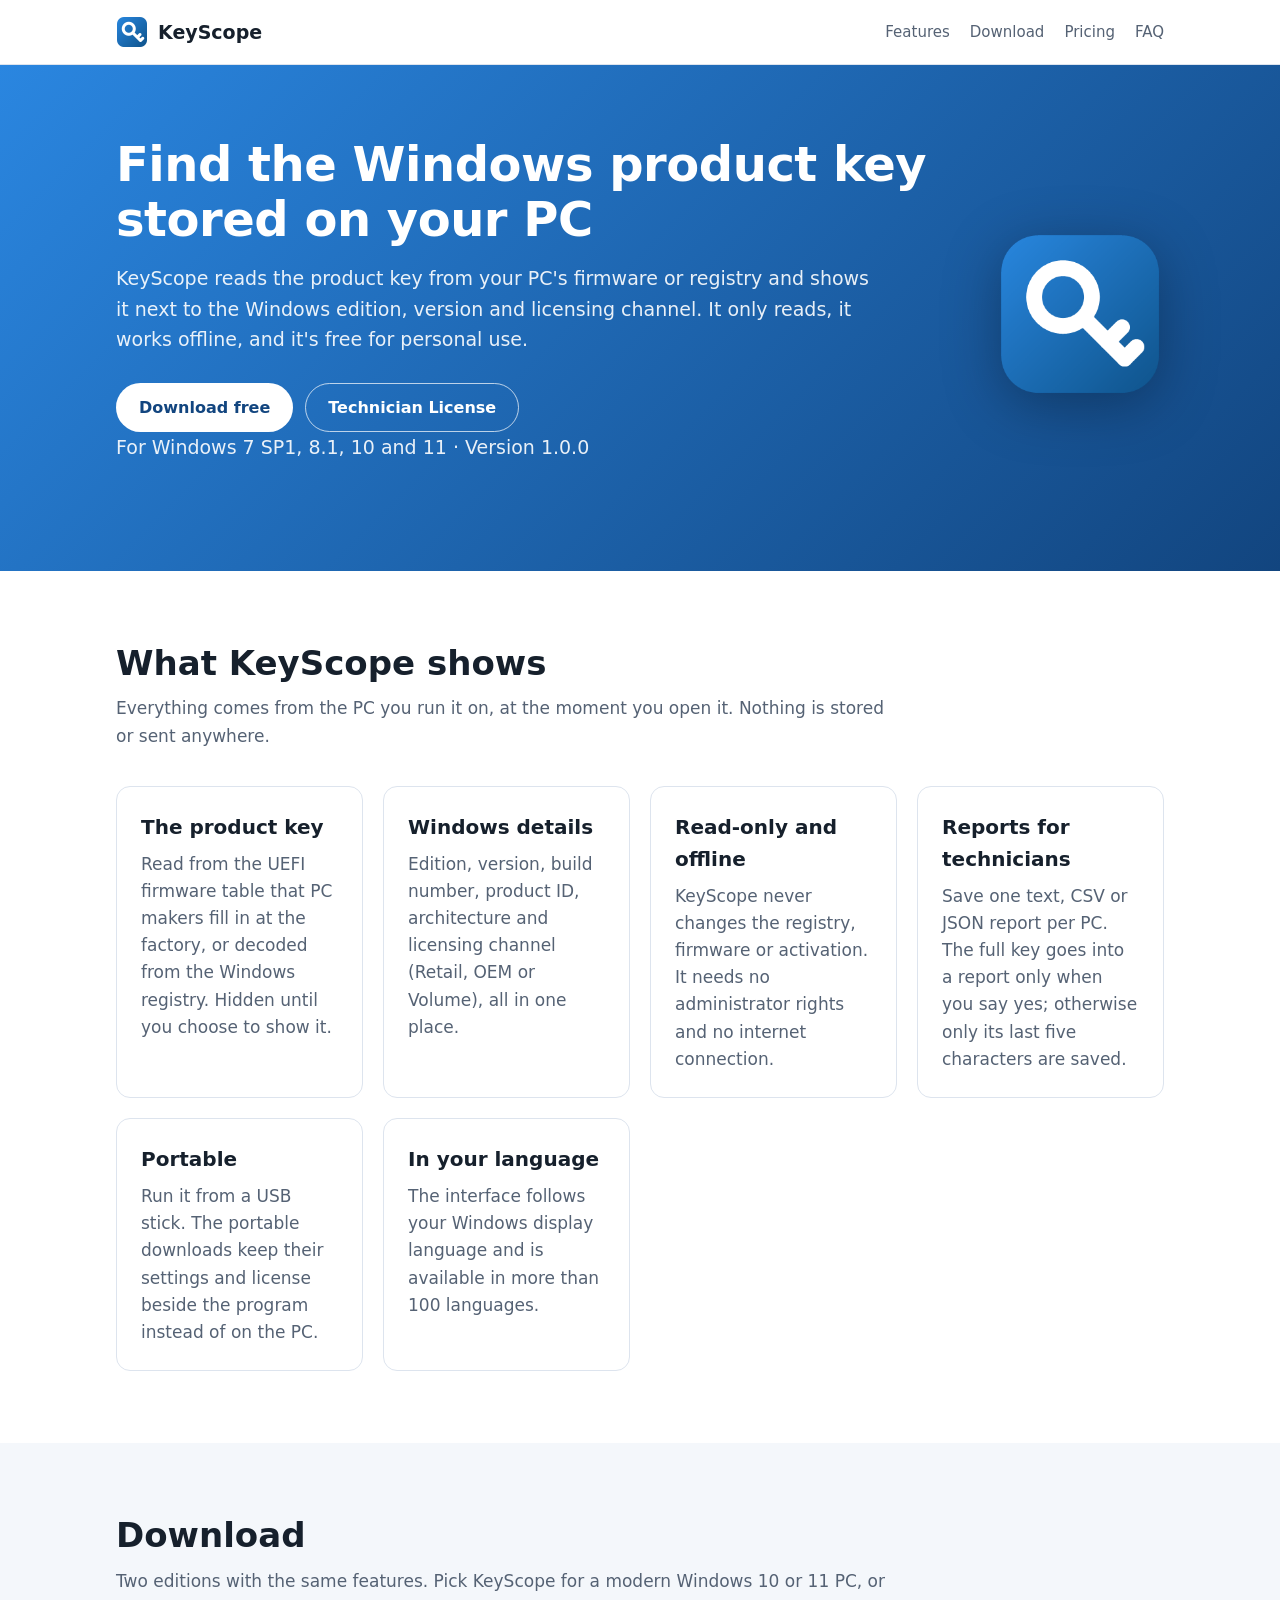
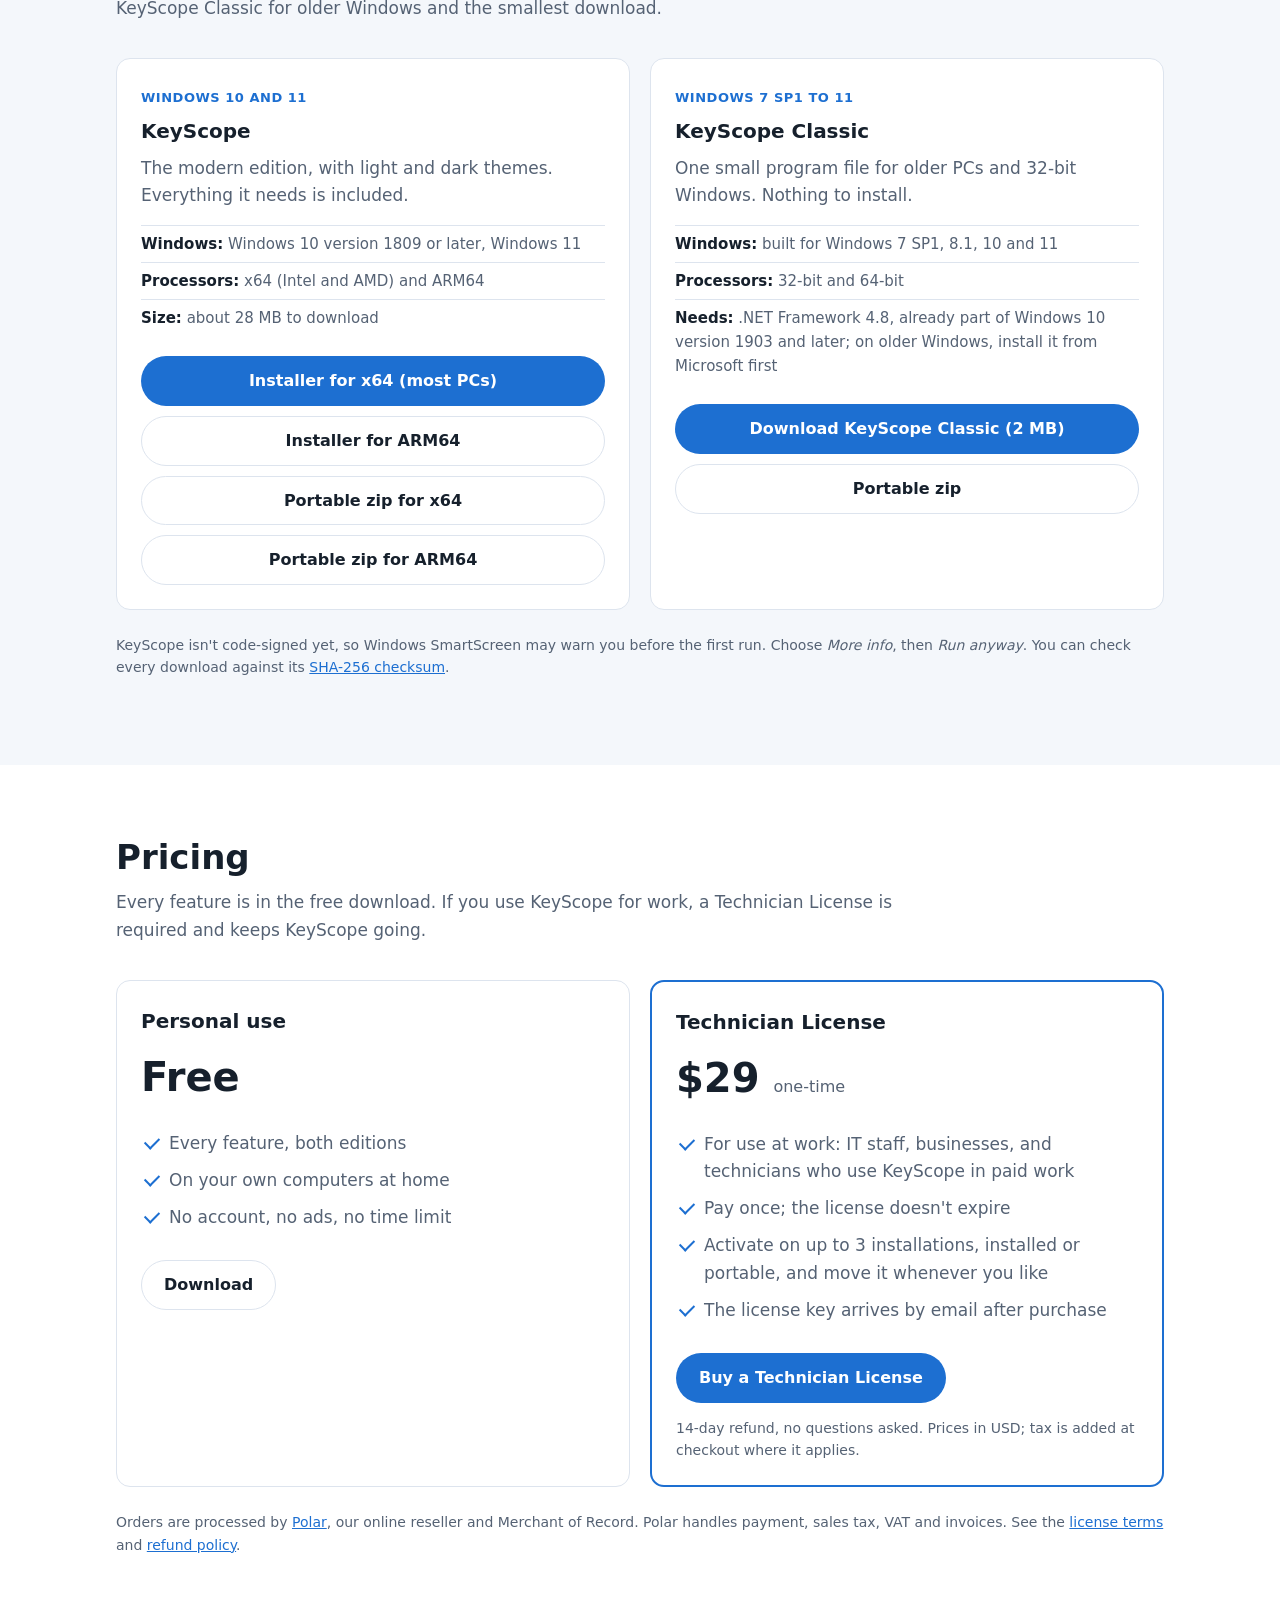
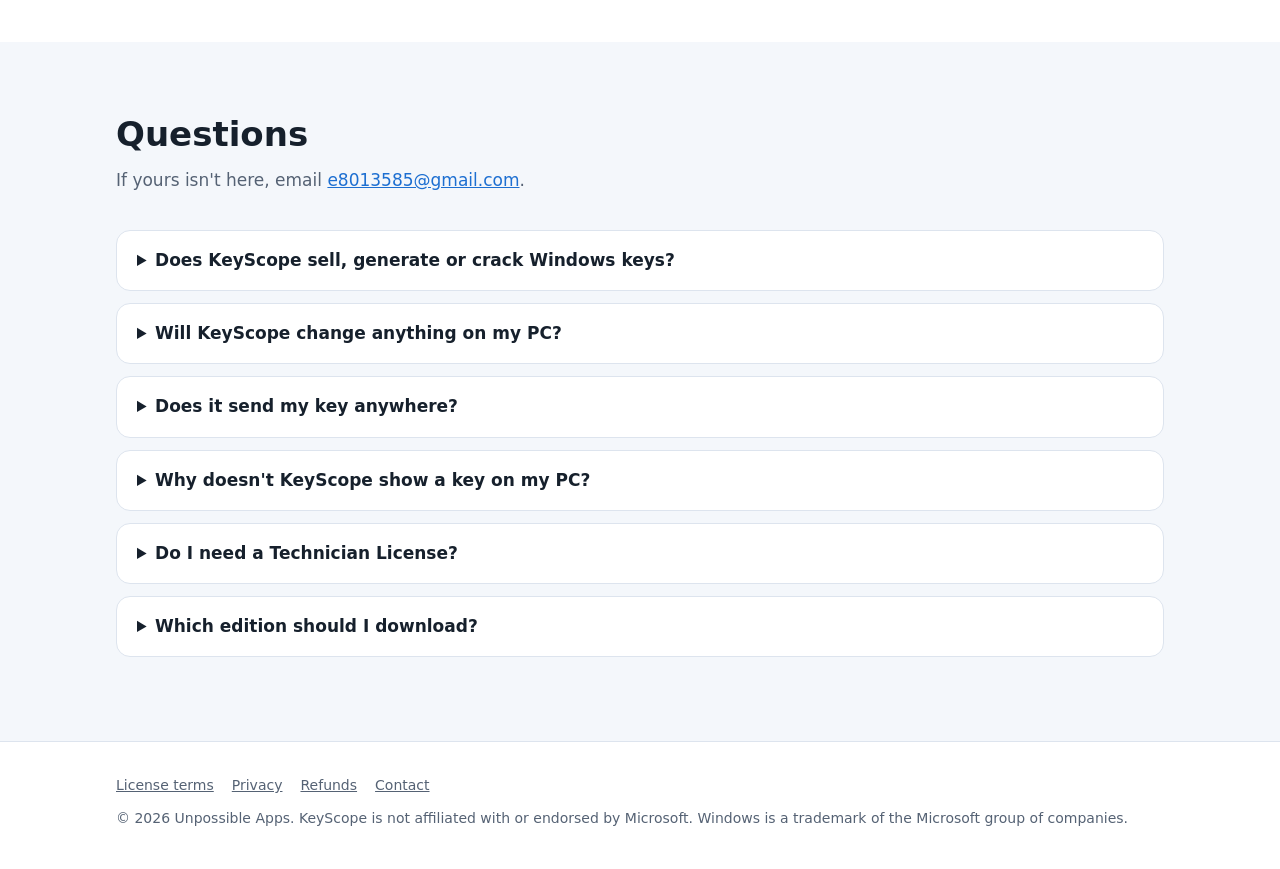
<file: index.html>
<!doctype html>
<html lang="en">
<head>
  <meta charset="utf-8">
  <meta name="viewport" content="width=device-width, initial-scale=1">
  <title>KeyScope – Windows License &amp; System Insights</title>
  <meta name="description" content="KeyScope shows the Windows product key stored on your PC, plus the Windows edition, version and licensing channel. Read-only, offline, and free for personal use.">
  <link rel="icon" href="favicon.ico">
  <link rel="stylesheet" href="assets/style.css">
</head>
<body>

<header class="site-header">
  <div class="wrap">
    <a class="brand" href="./"><img src="assets/logo.png" alt="" width="32" height="32">KeyScope</a>
    <nav class="site-nav" aria-label="Main">
      <a href="#features">Features</a>
      <a href="#download">Download</a>
      <a href="#pricing">Pricing</a>
      <a href="#faq">FAQ</a>
    </nav>
  </div>
</header>

<main>

<div class="hero">
  <div class="wrap">
    <div>
      <h1>Find the Windows product key stored on your PC</h1>
      <p>KeyScope reads the product key from your PC's firmware or registry and shows it next to the Windows edition, version and licensing channel. It only reads, it works offline, and it's free for personal use.</p>
      <div class="actions">
        <a class="btn btn-light" href="#download">Download free</a>
        <a class="btn btn-outline" href="#pricing">Technician License</a>
      </div>
      <p class="hero-note">For Windows 7 SP1, 8.1, 10 and 11 · Version 1.0.0</p>
    </div>
    <img class="hero-logo" src="assets/logo.png" alt="KeyScope logo" width="168" height="168">
  </div>
</div>

<section id="features">
  <div class="wrap">
    <h2>What KeyScope shows</h2>
    <p class="lead">Everything comes from the PC you run it on, at the moment you open it. Nothing is stored or sent anywhere.</p>
    <div class="grid">
      <div class="card">
        <h3>The product key</h3>
        <p>Read from the UEFI firmware table that PC makers fill in at the factory, or decoded from the Windows registry. Hidden until you choose to show it.</p>
      </div>
      <div class="card">
        <h3>Windows details</h3>
        <p>Edition, version, build number, product ID, architecture and licensing channel (Retail, OEM or Volume), all in one place.</p>
      </div>
      <div class="card">
        <h3>Read-only and offline</h3>
        <p>KeyScope never changes the registry, firmware or activation. It needs no administrator rights and no internet connection.</p>
      </div>
      <div class="card">
        <h3>Reports for technicians</h3>
        <p>Save one text, CSV or JSON report per PC. The full key goes into a report only when you say yes; otherwise only its last five characters are saved.</p>
      </div>
      <div class="card">
        <h3>Portable</h3>
        <p>Run it from a USB stick. The portable downloads keep their settings and license beside the program instead of on the PC.</p>
      </div>
      <div class="card">
        <h3>In your language</h3>
        <p>The interface follows your Windows display language and is available in more than 100 languages.</p>
      </div>
    </div>
  </div>
</section>

<section id="download" class="soft">
  <div class="wrap">
    <h2>Download</h2>
    <p class="lead">Two editions with the same features. Pick KeyScope for a modern Windows 10 or 11 PC, or KeyScope Classic for older Windows and the smallest download.</p>
    <div class="grid grid-2">
      <div class="card">
        <span class="tag">Windows 10 and 11</span>
        <h3>KeyScope</h3>
        <p>The modern edition, with light and dark themes. Everything it needs is included.</p>
        <ul class="specs">
          <li><strong>Windows:</strong> Windows 10 version 1809 or later, Windows 11</li>
          <li><strong>Processors:</strong> x64 (Intel and AMD) and ARM64</li>
          <li><strong>Size:</strong> about 28 MB to download</li>
        </ul>
        <div class="downloads">
          <a class="btn btn-accent" href="https://github.com/e8013585/keyscope/releases/download/v1.0.0/KeyScope-1.0.0-setup-x64.exe">Installer for x64 (most PCs)</a>
          <a class="btn btn-ghost" href="https://github.com/e8013585/keyscope/releases/download/v1.0.0/KeyScope-1.0.0-setup-arm64.exe">Installer for ARM64</a>
          <a class="btn btn-ghost" href="https://github.com/e8013585/keyscope/releases/download/v1.0.0/KeyScope-1.0.0-portable-x64.zip">Portable zip for x64</a>
          <a class="btn btn-ghost" href="https://github.com/e8013585/keyscope/releases/download/v1.0.0/KeyScope-1.0.0-portable-arm64.zip">Portable zip for ARM64</a>
        </div>
      </div>
      <div class="card">
        <span class="tag">Windows 7 SP1 to 11</span>
        <h3>KeyScope Classic</h3>
        <p>One small program file for older PCs and 32-bit Windows. Nothing to install.</p>
        <ul class="specs">
          <li><strong>Windows:</strong> built for Windows 7 SP1, 8.1, 10 and 11</li>
          <li><strong>Processors:</strong> 32-bit and 64-bit</li>
          <li><strong>Needs:</strong> .NET Framework 4.8, already part of Windows 10 version 1903 and later; on older Windows, install it from Microsoft first</li>
        </ul>
        <div class="downloads">
          <a class="btn btn-accent" href="https://github.com/e8013585/keyscope/releases/download/v1.0.0/KeyScopeClassic-1.0.0.exe">Download KeyScope Classic (2 MB)</a>
          <a class="btn btn-ghost" href="https://github.com/e8013585/keyscope/releases/download/v1.0.0/KeyScopeClassic-1.0.0-portable.zip">Portable zip</a>
        </div>
      </div>
    </div>
    <p class="fine" style="margin-top:24px">KeyScope isn't code-signed yet, so Windows SmartScreen may warn you before the first run. Choose <em>More info</em>, then <em>Run anyway</em>. You can check every download against its <a href="https://github.com/e8013585/keyscope/releases/download/v1.0.0/SHA256SUMS.txt">SHA-256 checksum</a>.</p>
  </div>
</section>

<section id="pricing">
  <div class="wrap">
    <h2>Pricing</h2>
    <p class="lead">Every feature is in the free download. If you use KeyScope for work, a Technician License is required and keeps KeyScope going.</p>
    <div class="grid grid-2">
      <div class="card">
        <h3>Personal use</h3>
        <div class="price">Free</div>
        <ul class="checklist">
          <li>Every feature, both editions</li>
          <li>On your own computers at home</li>
          <li>No account, no ads, no time limit</li>
        </ul>
        <a class="btn btn-ghost" href="#download">Download</a>
      </div>
      <div class="card featured">
        <h3>Technician License</h3>
        <div class="price">$29 <small>one-time</small></div>
        <ul class="checklist">
          <li>For use at work: IT staff, businesses, and technicians who use KeyScope in paid work</li>
          <li>Pay once; the license doesn't expire</li>
          <li>Activate on up to 3 installations, installed or portable, and move it whenever you like</li>
          <li>The license key arrives by email after purchase</li>
        </ul>
        <a class="btn btn-accent" href="https://buy.polar.sh/polar_cl_J5zj0IcIkBdpN3H8Kp7cZXU26mGMN1ogXb2VG4Kj7WB">Buy a Technician License</a>
        <p class="fine" style="margin-top:14px">14-day refund, no questions asked. Prices in USD; tax is added at checkout where it applies.</p>
      </div>
    </div>
    <p class="fine" style="margin-top:24px">Orders are processed by <a href="https://polar.sh">Polar</a>, our online reseller and Merchant of Record. Polar handles payment, sales tax, VAT and invoices. See the <a href="terms.html">license terms</a> and <a href="refunds.html">refund policy</a>.</p>
  </div>
</section>

<section id="faq" class="soft">
  <div class="wrap faq">
    <h2>Questions</h2>
    <p class="lead">If yours isn't here, email <a href="mailto:e8013585@gmail.com">e8013585@gmail.com</a>.</p>

    <details>
      <summary>Does KeyScope sell, generate or crack Windows keys?</summary>
      <p>No. KeyScope only shows a key that is already stored on the PC you run it on. It doesn't create keys, sell them, or bypass activation, and a Technician License doesn't include a Windows license.</p>
    </details>
    <details>
      <summary>Will KeyScope change anything on my PC?</summary>
      <p>No. It only reads. It never writes to the registry or firmware and never touches Windows activation. It doesn't need administrator rights.</p>
    </details>
    <details>
      <summary>Does it send my key anywhere?</summary>
      <p>No. Reading your PC's information happens entirely offline. The only time KeyScope goes online is when you activate, check or deactivate a Technician License, and then it sends only that license key and a random label for the installation. See the <a href="privacy.html">privacy policy</a>.</p>
    </details>
    <details>
      <summary>Why doesn't KeyScope show a key on my PC?</summary>
      <p>Many PCs don't store a personal key. Windows that was upgraded or activated with a digital license often holds only a generic key, which is the same for everyone and identifies no purchase. KeyScope tells you when that's the case instead of guessing.</p>
    </details>
    <details>
      <summary>Do I need a Technician License?</summary>
      <p>Only if you use KeyScope for work: for an employer, in a business, or as part of paid services such as setting up or repairing other people's computers. Personal use at home is free.</p>
    </details>
    <details>
      <summary>Which edition should I download?</summary>
      <p>On Windows 10 version 1809 or later and Windows 11, use KeyScope. On Windows 7 SP1 or 8.1, on 32-bit Windows, or if you want a single 2 MB file, use KeyScope Classic.</p>
    </details>
  </div>
</section>

</main>

<footer class="site-footer">
  <div class="wrap">
    <nav aria-label="Legal">
      <a href="terms.html">License terms</a>
      <a href="privacy.html">Privacy</a>
      <a href="refunds.html">Refunds</a>
      <a href="mailto:e8013585@gmail.com">Contact</a>
    </nav>
    <p>© 2026 Unpossible Apps. KeyScope is not affiliated with or endorsed by Microsoft. Windows is a trademark of the Microsoft group of companies.</p>
  </div>
</footer>

</body>
</html>
</file>
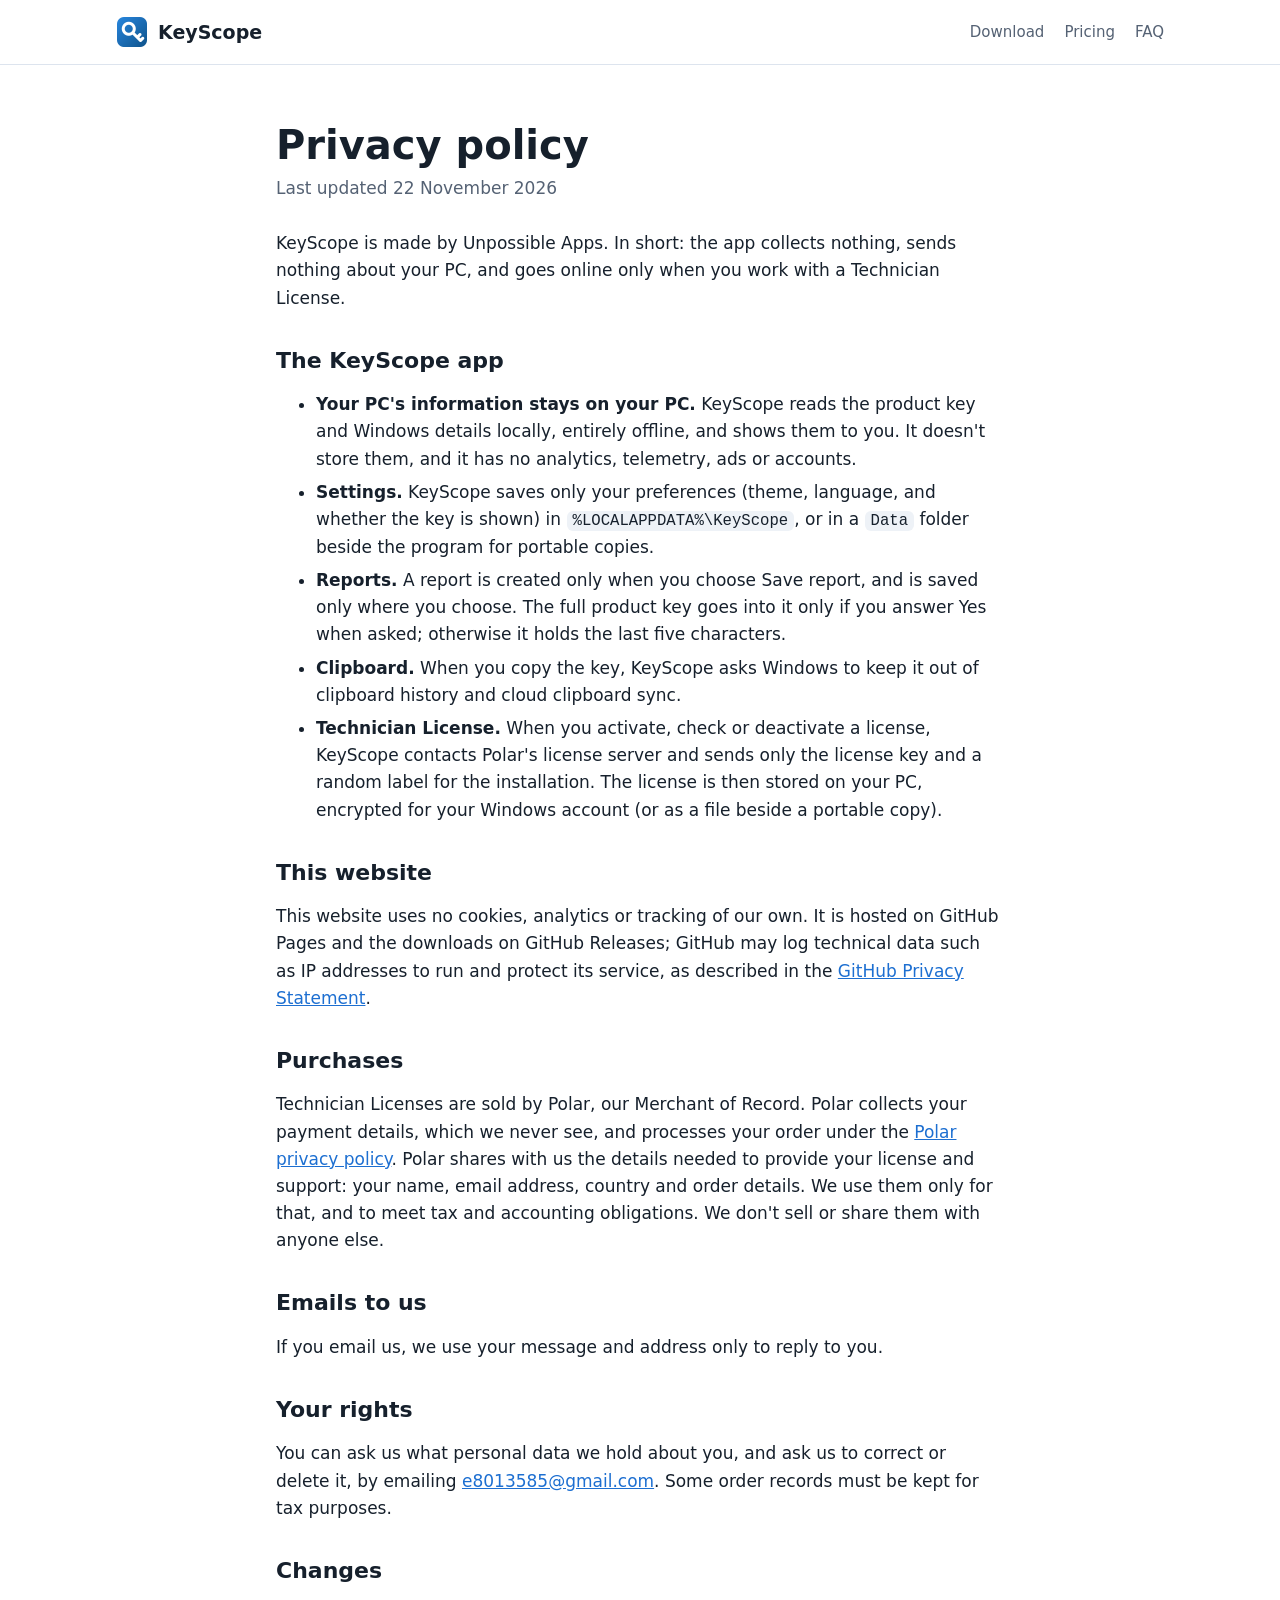
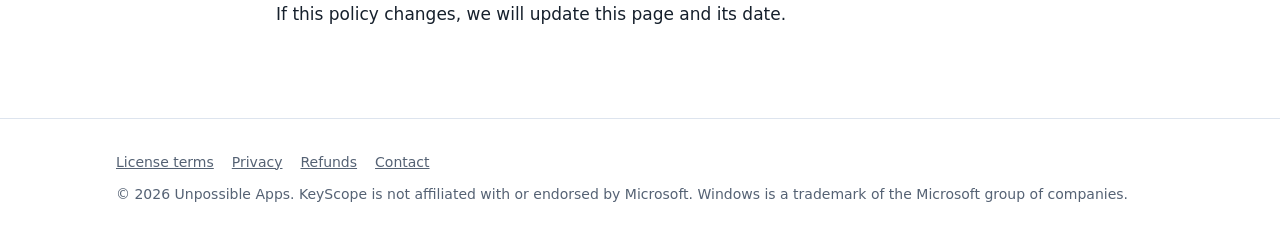
<file: privacy.html>
<!doctype html>
<html lang="en">
<head>
  <meta charset="utf-8">
  <meta name="viewport" content="width=device-width, initial-scale=1">
  <title>Privacy Policy – KeyScope</title>
  <meta name="description" content="What KeyScope, this website and Technician License purchases do with your data.">
  <link rel="icon" href="favicon.ico">
  <link rel="stylesheet" href="assets/style.css">
</head>
<body>

<header class="site-header">
  <div class="wrap">
    <a class="brand" href="./"><img src="assets/logo.png" alt="" width="32" height="32">KeyScope</a>
    <nav class="site-nav" aria-label="Main">
      <a href="./#download">Download</a>
      <a href="./#pricing">Pricing</a>
      <a href="./#faq">FAQ</a>
    </nav>
  </div>
</header>

<main class="doc">
  <div class="wrap">
    <h1>Privacy policy</h1>
    <p class="updated">Last updated 22 November 2026</p>

    <p>KeyScope is made by Unpossible Apps. In short: the app collects nothing, sends nothing about your PC, and goes online only when you work with a Technician License.</p>

    <h2>The KeyScope app</h2>
    <ul>
      <li><strong>Your PC's information stays on your PC.</strong> KeyScope reads the product key and Windows details locally, entirely offline, and shows them to you. It doesn't store them, and it has no analytics, telemetry, ads or accounts.</li>
      <li><strong>Settings.</strong> KeyScope saves only your preferences (theme, language, and whether the key is shown) in <code>%LOCALAPPDATA%\KeyScope</code>, or in a <code>Data</code> folder beside the program for portable copies.</li>
      <li><strong>Reports.</strong> A report is created only when you choose Save report, and is saved only where you choose. The full product key goes into it only if you answer Yes when asked; otherwise it holds the last five characters.</li>
      <li><strong>Clipboard.</strong> When you copy the key, KeyScope asks Windows to keep it out of clipboard history and cloud clipboard sync.</li>
      <li><strong>Technician License.</strong> When you activate, check or deactivate a license, KeyScope contacts Polar's license server and sends only the license key and a random label for the installation. The license is then stored on your PC, encrypted for your Windows account (or as a file beside a portable copy).</li>
    </ul>

    <h2>This website</h2>
    <p>This website uses no cookies, analytics or tracking of our own. It is hosted on GitHub Pages and the downloads on GitHub Releases; GitHub may log technical data such as IP addresses to run and protect its service, as described in the <a href="https://docs.github.com/site-policy/privacy-policies/github-general-privacy-statement">GitHub Privacy Statement</a>.</p>

    <h2>Purchases</h2>
    <p>Technician Licenses are sold by Polar, our Merchant of Record. Polar collects your payment details, which we never see, and processes your order under the <a href="https://polar.sh/legal/privacy">Polar privacy policy</a>. Polar shares with us the details needed to provide your license and support: your name, email address, country and order details. We use them only for that, and to meet tax and accounting obligations. We don't sell or share them with anyone else.</p>

    <h2>Emails to us</h2>
    <p>If you email us, we use your message and address only to reply to you.</p>

    <h2>Your rights</h2>
    <p>You can ask us what personal data we hold about you, and ask us to correct or delete it, by emailing <a href="mailto:e8013585@gmail.com">e8013585@gmail.com</a>. Some order records must be kept for tax purposes.</p>

    <h2>Changes</h2>
    <p>If this policy changes, we will update this page and its date.</p>
  </div>
</main>

<footer class="site-footer">
  <div class="wrap">
    <nav aria-label="Legal">
      <a href="terms.html">License terms</a>
      <a href="privacy.html">Privacy</a>
      <a href="refunds.html">Refunds</a>
      <a href="mailto:e8013585@gmail.com">Contact</a>
    </nav>
    <p>© 2026 Unpossible Apps. KeyScope is not affiliated with or endorsed by Microsoft. Windows is a trademark of the Microsoft group of companies.</p>
  </div>
</footer>

</body>
</html>
</file>
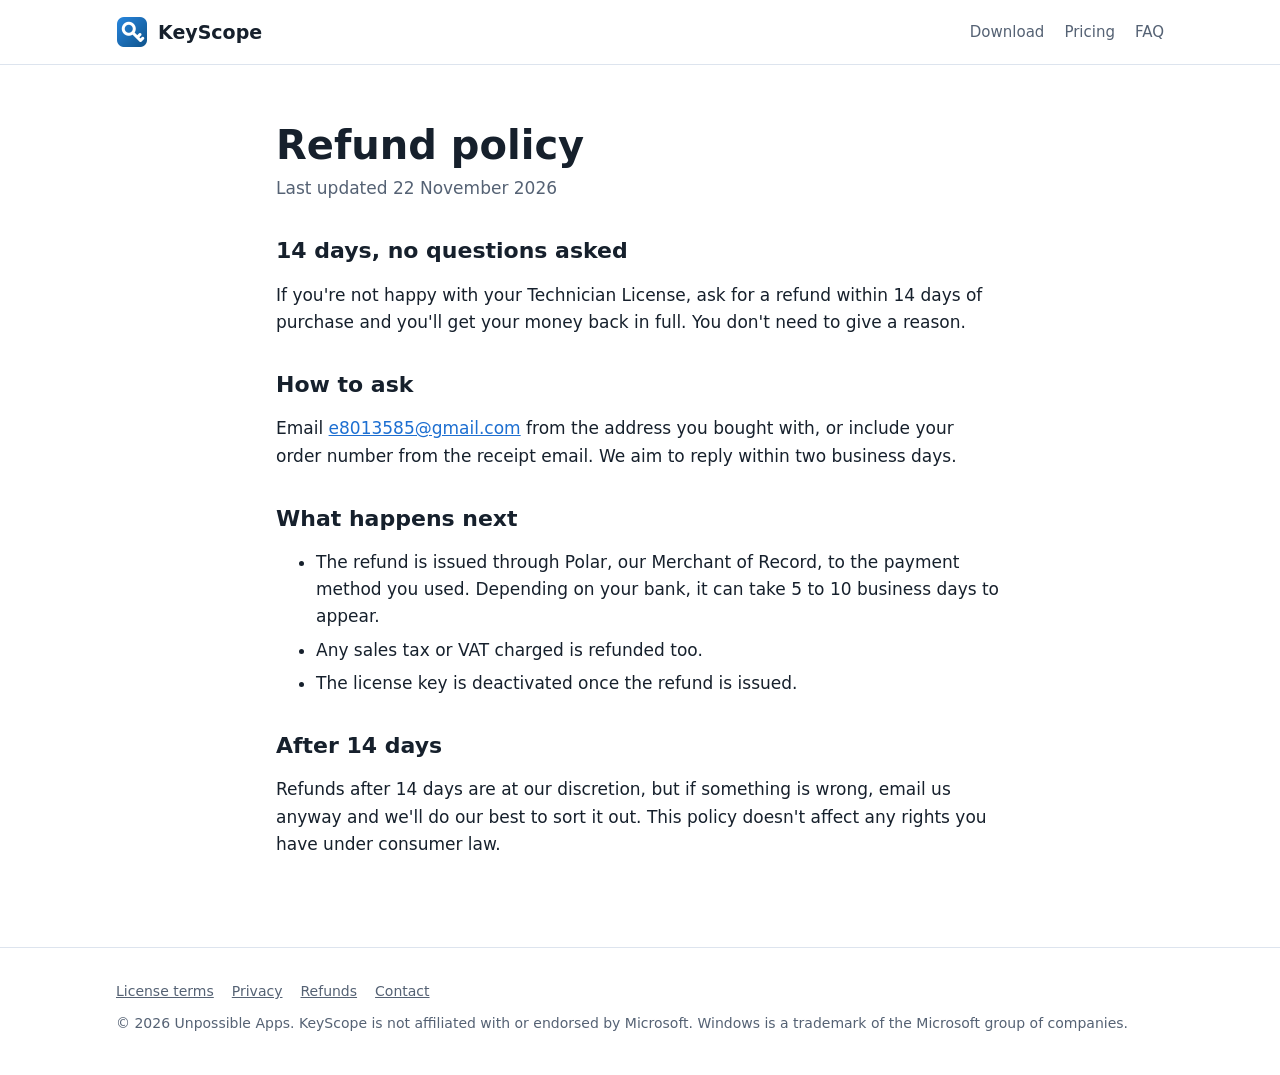
<file: refunds.html>
<!doctype html>
<html lang="en">
<head>
  <meta charset="utf-8">
  <meta name="viewport" content="width=device-width, initial-scale=1">
  <title>Refund Policy – KeyScope</title>
  <meta name="description" content="The 14-day refund policy for the KeyScope Technician License.">
  <link rel="icon" href="favicon.ico">
  <link rel="stylesheet" href="assets/style.css">
</head>
<body>

<header class="site-header">
  <div class="wrap">
    <a class="brand" href="./"><img src="assets/logo.png" alt="" width="32" height="32">KeyScope</a>
    <nav class="site-nav" aria-label="Main">
      <a href="./#download">Download</a>
      <a href="./#pricing">Pricing</a>
      <a href="./#faq">FAQ</a>
    </nav>
  </div>
</header>

<main class="doc">
  <div class="wrap">
    <h1>Refund policy</h1>
    <p class="updated">Last updated 22 November 2026</p>

    <h2>14 days, no questions asked</h2>
    <p>If you're not happy with your Technician License, ask for a refund within 14 days of purchase and you'll get your money back in full. You don't need to give a reason.</p>

    <h2>How to ask</h2>
    <p>Email <a href="mailto:e8013585@gmail.com">e8013585@gmail.com</a> from the address you bought with, or include your order number from the receipt email. We aim to reply within two business days.</p>

    <h2>What happens next</h2>
    <ul>
      <li>The refund is issued through Polar, our Merchant of Record, to the payment method you used. Depending on your bank, it can take 5 to 10 business days to appear.</li>
      <li>Any sales tax or VAT charged is refunded too.</li>
      <li>The license key is deactivated once the refund is issued.</li>
    </ul>

    <h2>After 14 days</h2>
    <p>Refunds after 14 days are at our discretion, but if something is wrong, email us anyway and we'll do our best to sort it out. This policy doesn't affect any rights you have under consumer law.</p>
  </div>
</main>

<footer class="site-footer">
  <div class="wrap">
    <nav aria-label="Legal">
      <a href="terms.html">License terms</a>
      <a href="privacy.html">Privacy</a>
      <a href="refunds.html">Refunds</a>
      <a href="mailto:e8013585@gmail.com">Contact</a>
    </nav>
    <p>© 2026 Unpossible Apps. KeyScope is not affiliated with or endorsed by Microsoft. Windows is a trademark of the Microsoft group of companies.</p>
  </div>
</footer>

</body>
</html>
</file>
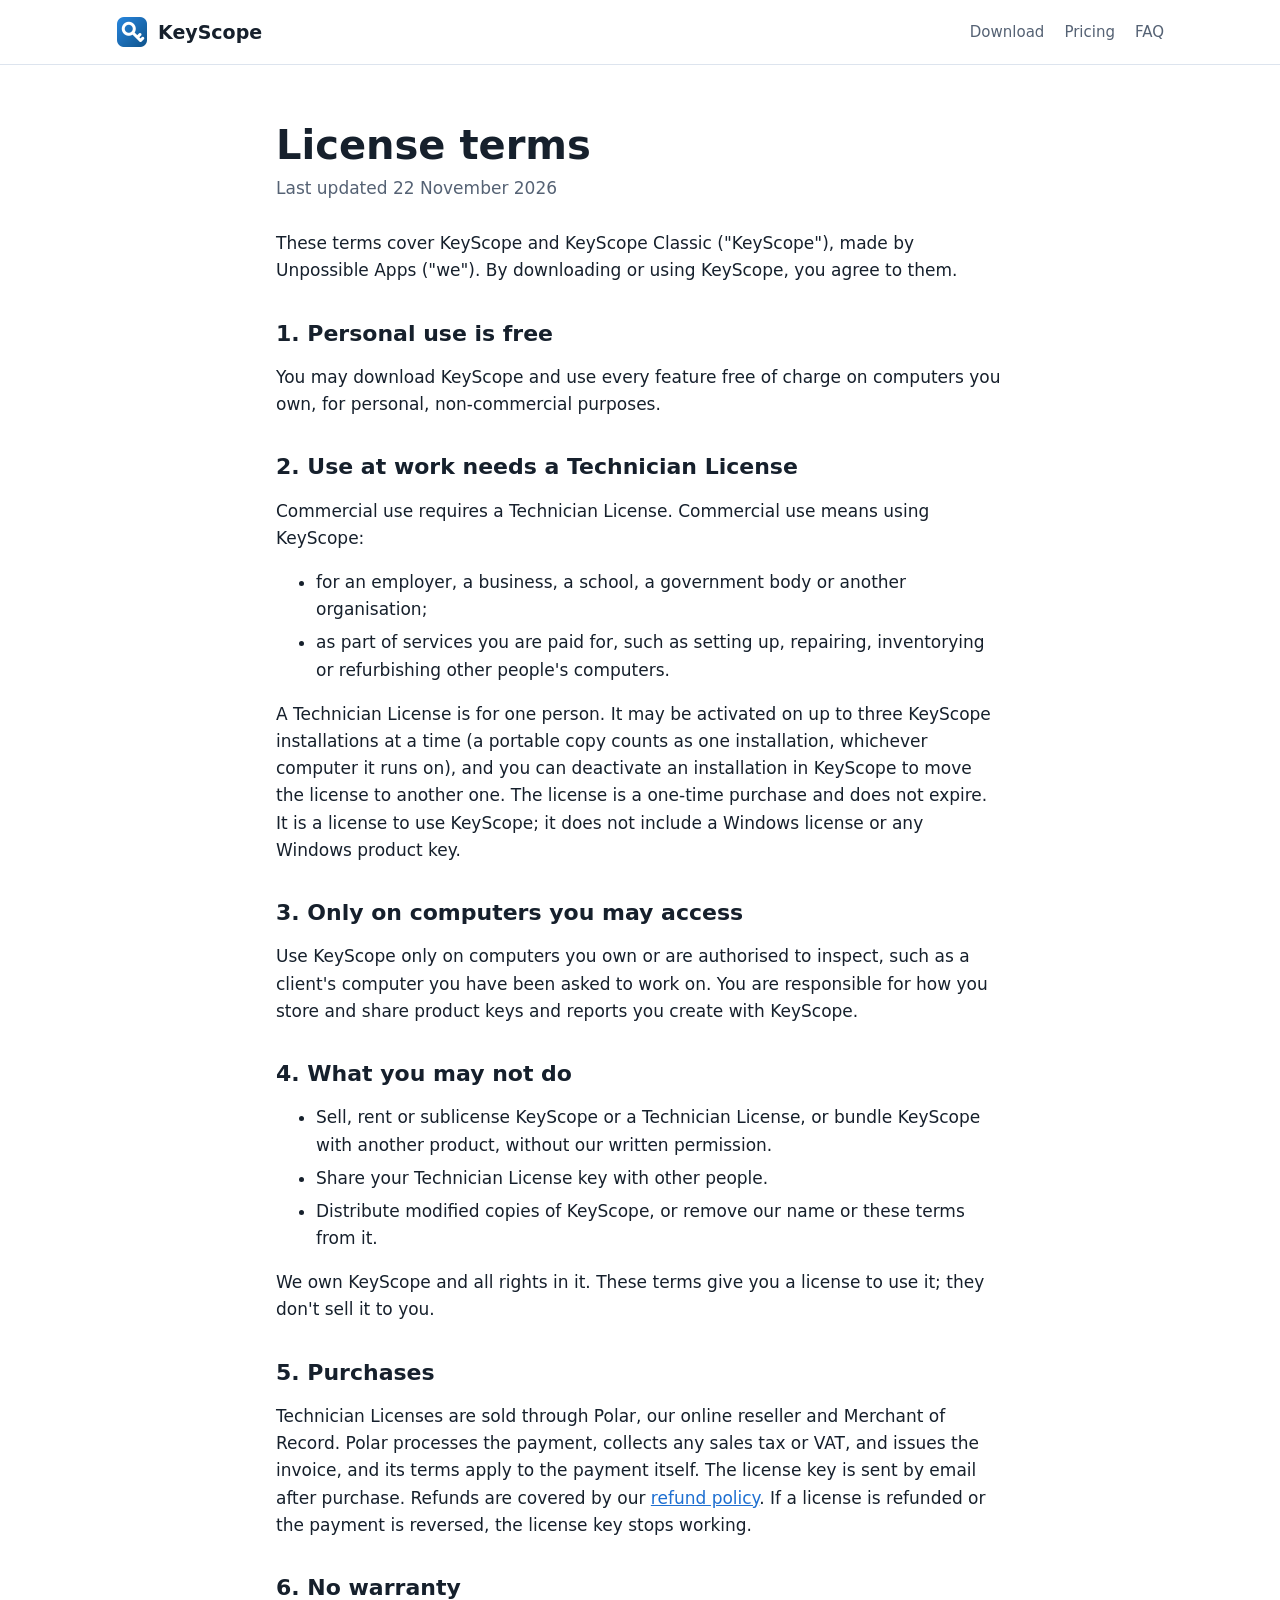
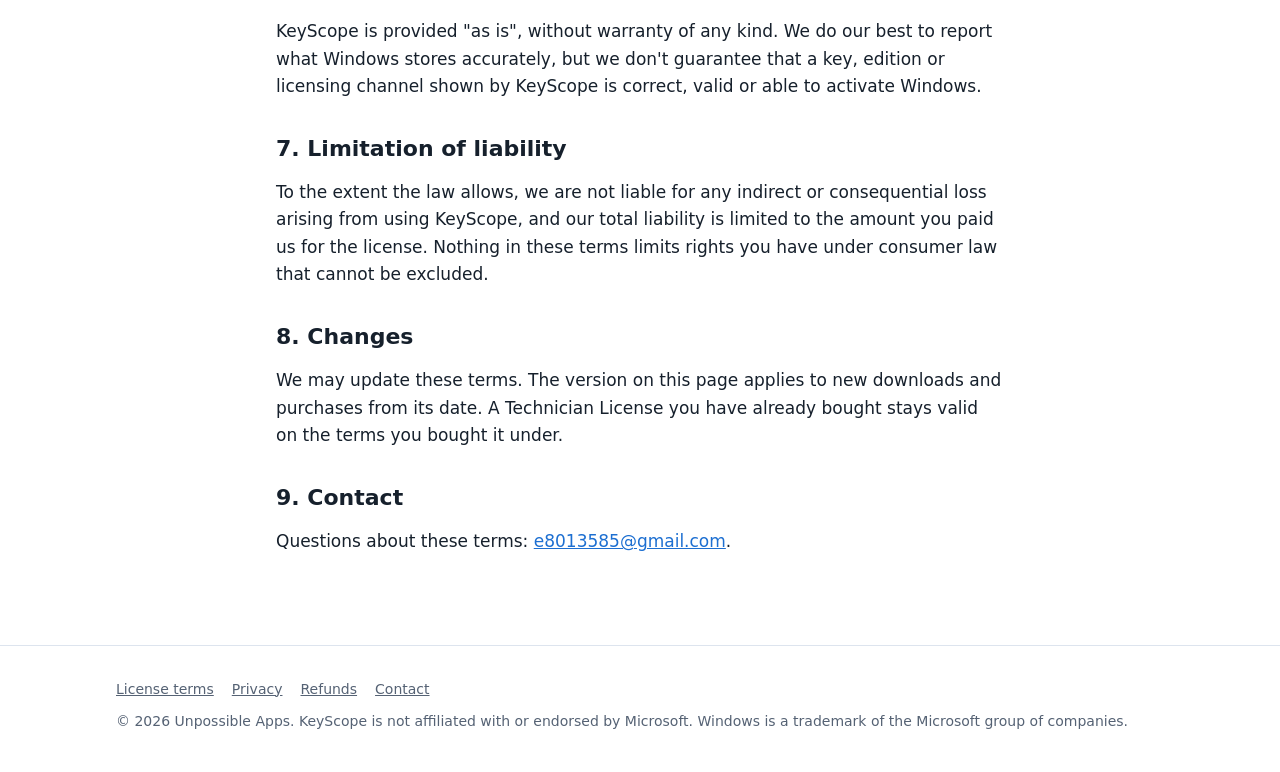
<file: terms.html>
<!doctype html>
<html lang="en">
<head>
  <meta charset="utf-8">
  <meta name="viewport" content="width=device-width, initial-scale=1">
  <title>License Terms – KeyScope</title>
  <meta name="description" content="The terms for using KeyScope and the KeyScope Technician License.">
  <link rel="icon" href="favicon.ico">
  <link rel="stylesheet" href="assets/style.css">
</head>
<body>

<header class="site-header">
  <div class="wrap">
    <a class="brand" href="./"><img src="assets/logo.png" alt="" width="32" height="32">KeyScope</a>
    <nav class="site-nav" aria-label="Main">
      <a href="./#download">Download</a>
      <a href="./#pricing">Pricing</a>
      <a href="./#faq">FAQ</a>
    </nav>
  </div>
</header>

<main class="doc">
  <div class="wrap">
    <h1>License terms</h1>
    <p class="updated">Last updated 22 November 2026</p>

    <p>These terms cover KeyScope and KeyScope Classic ("KeyScope"), made by Unpossible Apps ("we"). By downloading or using KeyScope, you agree to them.</p>

    <h2>1. Personal use is free</h2>
    <p>You may download KeyScope and use every feature free of charge on computers you own, for personal, non-commercial purposes.</p>

    <h2>2. Use at work needs a Technician License</h2>
    <p>Commercial use requires a Technician License. Commercial use means using KeyScope:</p>
    <ul>
      <li>for an employer, a business, a school, a government body or another organisation;</li>
      <li>as part of services you are paid for, such as setting up, repairing, inventorying or refurbishing other people's computers.</li>
    </ul>
    <p>A Technician License is for one person. It may be activated on up to three KeyScope installations at a time (a portable copy counts as one installation, whichever computer it runs on), and you can deactivate an installation in KeyScope to move the license to another one. The license is a one-time purchase and does not expire. It is a license to use KeyScope; it does not include a Windows license or any Windows product key.</p>

    <h2>3. Only on computers you may access</h2>
    <p>Use KeyScope only on computers you own or are authorised to inspect, such as a client's computer you have been asked to work on. You are responsible for how you store and share product keys and reports you create with KeyScope.</p>

    <h2>4. What you may not do</h2>
    <ul>
      <li>Sell, rent or sublicense KeyScope or a Technician License, or bundle KeyScope with another product, without our written permission.</li>
      <li>Share your Technician License key with other people.</li>
      <li>Distribute modified copies of KeyScope, or remove our name or these terms from it.</li>
    </ul>
    <p>We own KeyScope and all rights in it. These terms give you a license to use it; they don't sell it to you.</p>

    <h2>5. Purchases</h2>
    <p>Technician Licenses are sold through Polar, our online reseller and Merchant of Record. Polar processes the payment, collects any sales tax or VAT, and issues the invoice, and its terms apply to the payment itself. The license key is sent by email after purchase. Refunds are covered by our <a href="refunds.html">refund policy</a>. If a license is refunded or the payment is reversed, the license key stops working.</p>

    <h2>6. No warranty</h2>
    <p>KeyScope is provided "as is", without warranty of any kind. We do our best to report what Windows stores accurately, but we don't guarantee that a key, edition or licensing channel shown by KeyScope is correct, valid or able to activate Windows.</p>

    <h2>7. Limitation of liability</h2>
    <p>To the extent the law allows, we are not liable for any indirect or consequential loss arising from using KeyScope, and our total liability is limited to the amount you paid us for the license. Nothing in these terms limits rights you have under consumer law that cannot be excluded.</p>

    <h2>8. Changes</h2>
    <p>We may update these terms. The version on this page applies to new downloads and purchases from its date. A Technician License you have already bought stays valid on the terms you bought it under.</p>

    <h2>9. Contact</h2>
    <p>Questions about these terms: <a href="mailto:e8013585@gmail.com">e8013585@gmail.com</a>.</p>
  </div>
</main>

<footer class="site-footer">
  <div class="wrap">
    <nav aria-label="Legal">
      <a href="terms.html">License terms</a>
      <a href="privacy.html">Privacy</a>
      <a href="refunds.html">Refunds</a>
      <a href="mailto:e8013585@gmail.com">Contact</a>
    </nav>
    <p>© 2026 Unpossible Apps. KeyScope is not affiliated with or endorsed by Microsoft. Windows is a trademark of the Microsoft group of companies.</p>
  </div>
</footer>

</body>
</html>
</file>
<file: assets/style.css>
/* KeyScope website. Plain CSS, no external resources. */

:root {
  --bg: #ffffff;
  --bg-soft: #f4f7fb;
  --surface: #ffffff;
  --text: #16202c;
  --text-muted: #556274;
  --border: #dde4ee;
  --accent: #1d6fd1;
  --accent-strong: #1559ad;
  --accent-text: #ffffff;
  --hero-from: #2a86e0;
  --hero-to: #12457f;
  --code-bg: #eef2f7;
  --radius: 14px;
  --max: 1080px;
  color-scheme: light;
}

@media (prefers-color-scheme: dark) {
  :root {
    --bg: #0f1621;
    --bg-soft: #141d2a;
    --surface: #182233;
    --text: #e8eef6;
    --text-muted: #a3b0c2;
    --border: #2a374b;
    --accent: #4a9af0;
    --accent-strong: #6dafff;
    --accent-text: #08121f;
    --hero-from: #1d5fa6;
    --hero-to: #0b2a4f;
    --code-bg: #1f2b3e;
    color-scheme: dark;
  }
}

* { box-sizing: border-box; }

html { scroll-behavior: smooth; }

body {
  margin: 0;
  background: var(--bg);
  color: var(--text);
  font-family: "Segoe UI Variable Text", "Segoe UI", system-ui, -apple-system, Roboto, "Helvetica Neue", Arial, sans-serif;
  font-size: 17px;
  line-height: 1.6;
  -webkit-font-smoothing: antialiased;
}

a { color: var(--accent); }
a:hover { color: var(--accent-strong); }

.wrap {
  width: 100%;
  max-width: var(--max);
  margin: 0 auto;
  padding: 0 16px;
}

/* ---- Header ---------------------------------------------------------------- */

.site-header {
  border-bottom: 1px solid var(--border);
  background: var(--bg);
}

.site-header .wrap {
  display: flex;
  align-items: center;
  justify-content: space-between;
  gap: 16px;
  min-height: 64px;
  flex-wrap: wrap;
}

.brand {
  display: inline-flex;
  align-items: center;
  gap: 10px;
  color: var(--text);
  text-decoration: none;
  font-weight: 600;
  font-size: 19px;
}

.brand img { width: 32px; height: 32px; }

.site-nav { display: flex; gap: 20px; flex-wrap: wrap; }
.site-nav a { color: var(--text-muted); text-decoration: none; font-size: 15px; }
.site-nav a:hover { color: var(--text); }

/* ---- Hero ------------------------------------------------------------------ */

.hero {
  background: linear-gradient(135deg, var(--hero-from), var(--hero-to));
  color: #ffffff;
  padding: 72px 0 80px;
}

.hero .wrap {
  display: grid;
  grid-template-columns: 1fr auto;
  gap: 40px;
  align-items: center;
}

.hero h1 {
  font-size: clamp(32px, 5vw, 48px);
  line-height: 1.15;
  margin: 0 0 16px;
  font-weight: 650;
  letter-spacing: -0.01em;
}

.hero p { font-size: 19px; margin: 0 0 28px; max-width: 40em; color: rgba(255, 255, 255, 0.9); }

.hero-logo { width: 168px; height: 168px; filter: drop-shadow(0 12px 28px rgba(0, 0, 0, 0.3)); }

.actions { display: flex; gap: 12px; flex-wrap: wrap; }

.btn {
  display: inline-block;
  padding: 11px 22px;
  border-radius: 999px;
  font-weight: 600;
  font-size: 16px;
  text-decoration: none;
  border: 1px solid transparent;
}

.btn-light { background: #ffffff; color: #12457f; }
.btn-light:hover { background: #e8f1fc; color: #12457f; }
.btn-outline { border-color: rgba(255, 255, 255, 0.7); color: #ffffff; }
.btn-outline:hover { background: rgba(255, 255, 255, 0.12); color: #ffffff; }
.btn-accent { background: var(--accent); color: var(--accent-text); }
.btn-accent:hover { background: var(--accent-strong); color: var(--accent-text); }
.btn-ghost { border-color: var(--border); color: var(--text); background: var(--surface); }
.btn-ghost:hover { border-color: var(--accent); color: var(--text); }

.hero-note { margin-top: 18px; font-size: 14px; color: rgba(255, 255, 255, 0.8); }

/* ---- Sections -------------------------------------------------------------- */

section { padding: 72px 0; }
section.soft { background: var(--bg-soft); }

h2 { font-size: clamp(26px, 3.4vw, 34px); line-height: 1.2; margin: 0 0 12px; font-weight: 650; }
h3 { font-size: 20px; margin: 0 0 8px; font-weight: 600; }

.lead { color: var(--text-muted); max-width: 46em; margin: 0 0 36px; }

.grid {
  display: grid;
  gap: 20px;
  grid-template-columns: repeat(auto-fit, minmax(240px, 1fr));
}

.grid-2 { grid-template-columns: repeat(auto-fit, minmax(320px, 1fr)); }

.card {
  background: var(--surface);
  border: 1px solid var(--border);
  border-radius: var(--radius);
  padding: 24px;
}

.card p { margin: 0; color: var(--text-muted); }

.card .tag {
  display: inline-block;
  font-size: 13px;
  font-weight: 600;
  color: var(--accent);
  margin-bottom: 6px;
  text-transform: uppercase;
  letter-spacing: 0.04em;
}

.specs { margin: 16px 0 20px; padding: 0; list-style: none; }
.specs li { padding: 6px 0; border-top: 1px solid var(--border); color: var(--text-muted); font-size: 15px; }
.specs li strong { color: var(--text); font-weight: 600; }

.downloads { display: flex; flex-direction: column; gap: 10px; }
.downloads a { text-align: center; }

.fine { font-size: 14px; color: var(--text-muted); }

/* ---- Pricing --------------------------------------------------------------- */

.price { font-size: 40px; font-weight: 700; margin: 4px 0 2px; }
.price small { font-size: 16px; font-weight: 500; color: var(--text-muted); }

.checklist { list-style: none; padding: 0; margin: 16px 0 24px; }
.checklist li { padding: 5px 0 5px 28px; position: relative; color: var(--text-muted); }
.checklist li::before {
  content: "";
  position: absolute;
  left: 4px;
  top: 12px;
  width: 12px;
  height: 7px;
  border-left: 2px solid var(--accent);
  border-bottom: 2px solid var(--accent);
  transform: rotate(-45deg);
}

.card.featured { border: 2px solid var(--accent); }

/* ---- FAQ ------------------------------------------------------------------- */

.faq details {
  border: 1px solid var(--border);
  border-radius: var(--radius);
  background: var(--surface);
  padding: 16px 20px;
  margin-bottom: 12px;
}

.faq summary { cursor: pointer; font-weight: 600; }
.faq details p { margin: 12px 0 0; color: var(--text-muted); }

/* ---- Legal pages ----------------------------------------------------------- */

.doc { padding: 56px 0 72px; }
.doc .wrap { max-width: 760px; }
.doc h1 { font-size: clamp(30px, 4vw, 40px); margin: 0 0 6px; line-height: 1.2; }
.doc h2 { font-size: 22px; margin: 36px 0 8px; }
.doc .updated { color: var(--text-muted); margin: 0 0 28px; }
.doc li { margin-bottom: 6px; }

code { background: var(--code-bg); padding: 1px 6px; border-radius: 6px; font-size: 0.92em; }

/* ---- Footer ---------------------------------------------------------------- */

.site-footer {
  border-top: 1px solid var(--border);
  padding: 32px 0 40px;
  font-size: 14px;
  color: var(--text-muted);
}

.site-footer .wrap { display: flex; flex-direction: column; gap: 10px; }
.site-footer nav { display: flex; gap: 18px; flex-wrap: wrap; }
.site-footer nav a { color: var(--text-muted); }
.site-footer p { margin: 0; }

/* ---- Small screens --------------------------------------------------------- */

@media (max-width: 720px) {
  body { font-size: 16px; }
  .hero { padding: 48px 0 56px; }
  .hero .wrap { grid-template-columns: 1fr; }
  .hero-logo { width: 96px; height: 96px; order: -1; }
  section { padding: 52px 0; }
  .grid-2 { grid-template-columns: 1fr; }
}
</file>
